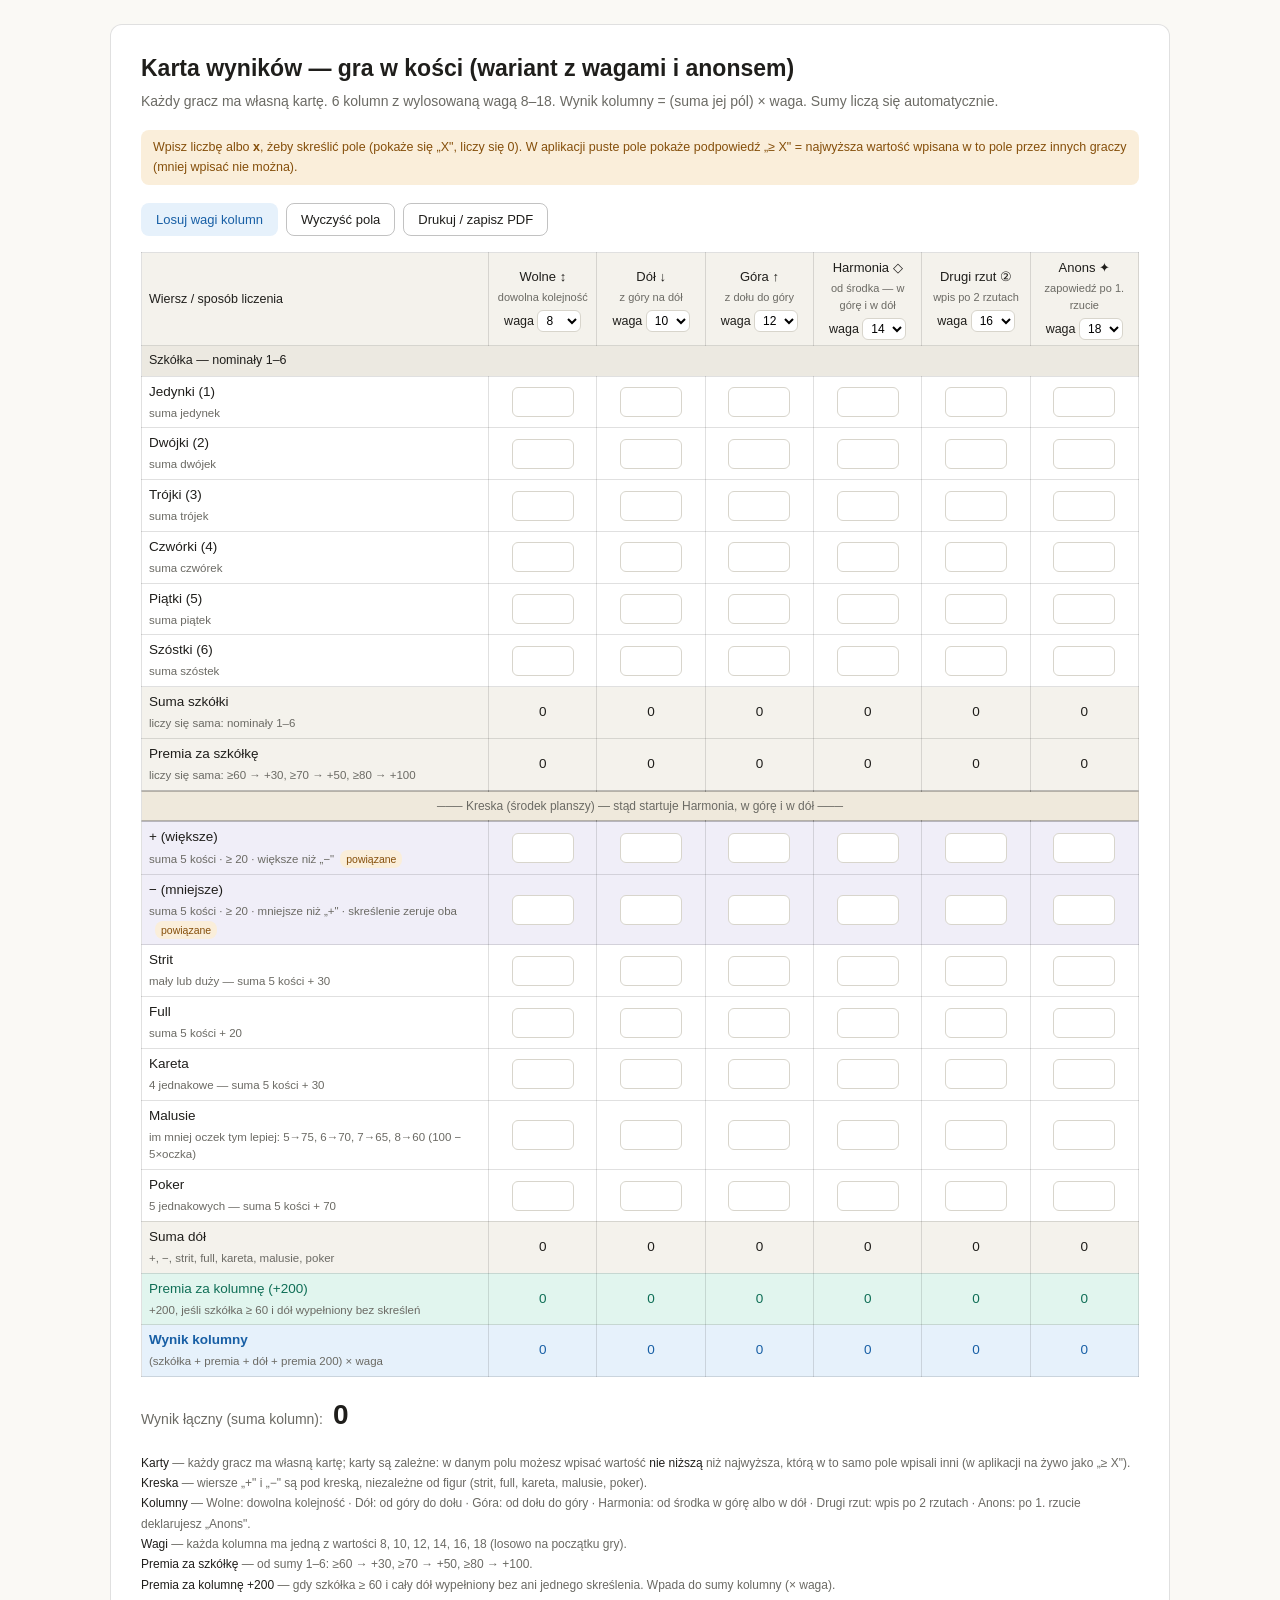
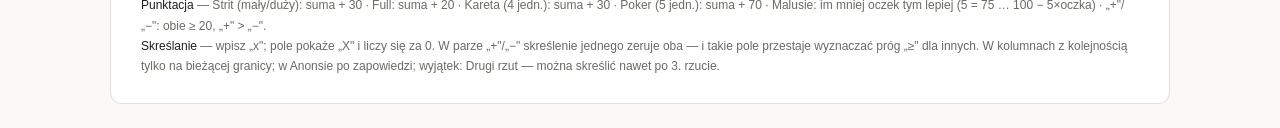
<file: yams-karta-wynikow.html>
<!DOCTYPE html>
<html lang="pl">
<head>
<meta charset="utf-8">
<meta name="viewport" content="width=device-width, initial-scale=1">
<meta name="color-scheme" content="light">
<title>Kości — karta wyników (wariant z wagami i anonsem)</title>
<style>
:root{
  color-scheme: light;
  --bg-primary:#ffffff;
  --bg-secondary:#f4f2ec;
  --bg-tertiary:#ece9e1;
  --bg-info:#e6f1fb;
  --bg-warning:#faeeda;
  --bg-success:#e1f5ee;
  --t-primary:#1f1e1b;
  --t-secondary:#6b6a64;
  --t-tertiary:#9b9a92;
  --t-info:#185fa5;
  --t-warning:#854f0b;
  --t-success:#0f6e56;
  --t-danger:#a32d2d;
  --bd-tertiary:rgba(0,0,0,0.12);
  --bd-secondary:rgba(0,0,0,0.24);
  --r-md:8px;
  --r-lg:12px;
}
*{box-sizing:border-box}
html,body{margin:0}
body{background:#faf9f5;color:var(--t-primary);font-family:"Segoe UI",-apple-system,Roboto,Helvetica,Arial,sans-serif;line-height:1.55;padding:24px 16px}
.page{max-width:1060px;margin:0 auto;background:var(--bg-primary);border:1px solid var(--bd-tertiary);border-radius:var(--r-lg);padding:26px 30px}
h1{font-size:23px;font-weight:600;margin:0 0 4px}
.sub{color:var(--t-secondary);font-size:14px;margin:0 0 18px}
.note{font-size:12.5px;color:var(--t-warning);background:var(--bg-warning);border-radius:var(--r-md);padding:8px 12px;margin:0 0 18px}
.toolbar{display:flex;gap:8px;flex-wrap:wrap;margin:0 0 16px}
.toolbar button{font-family:inherit;font-size:13px;padding:8px 14px;border:0.5px solid var(--bd-secondary);border-radius:var(--r-md);background:transparent;color:var(--t-primary);cursor:pointer}
.toolbar button:hover{background:var(--bg-secondary)}
.toolbar button.primary{background:var(--bg-info);color:var(--t-info);border-color:transparent}
.scroll{overflow-x:auto}
table{border-collapse:collapse;font-size:13.5px;min-width:780px;width:100%}
th,td{border:0.5px solid var(--bd-tertiary);padding:5px 7px;vertical-align:middle}
thead th{background:var(--bg-secondary);font-weight:500;text-align:center;font-size:12.5px}
.colname{font-weight:500;font-size:13px}
.colrule{font-size:11px;color:var(--t-secondary);margin:2px 0 4px}
.fig{width:250px;text-align:left}
.figname{font-weight:500}
.figrule{font-size:11.5px;color:var(--t-secondary);margin-top:2px}
.cinp{width:62px;height:30px;text-align:center;font-size:13px;padding:2px;border:1px solid #d8d5cc;border-radius:6px;background:#fff;color:var(--t-primary);font-family:inherit}
.cinp:focus{outline:none;border-color:#378add;box-shadow:0 0 0 2px rgba(55,138,221,0.25)}
.cinp.crossed{color:var(--t-danger);font-weight:600;border-color:#e0b4b4;background:#fcf2f2}
.cinp::placeholder{color:#bdbab1;font-size:11px}
.wsel{font-family:inherit;font-size:12px;padding:2px 4px;border:1px solid #d8d5cc;border-radius:6px;background:#fff}
td.num,th.num{text-align:center;width:78px}
.tot{background:var(--bg-secondary)}
.tot .figname{font-weight:500}
.bonus{background:var(--bg-success)}
.bonus .figname{font-weight:500;color:var(--t-success)}
.bonus .out{color:var(--t-success)}
.win{background:var(--bg-info)}
.win .figname{font-weight:600;color:var(--t-info)}
.out{display:block;text-align:center;font-weight:500}
.win .out{color:var(--t-info)}
.sectit td{background:var(--bg-tertiary);font-weight:500;font-size:12.5px}
.center td{background:#efe9dc;text-align:center;font-weight:500;font-size:12px;color:var(--t-secondary);border-top:2px solid var(--bd-secondary);border-bottom:2px solid var(--bd-secondary)}
.pair td{background:#f0eef8}
.badge{display:inline-block;font-size:10.5px;padding:1px 6px;border-radius:var(--r-md);background:var(--bg-warning);color:var(--t-warning);margin-left:6px}
.grand{display:flex;align-items:baseline;gap:10px;margin-top:16px}
.grand .lab{font-size:14px;color:var(--t-secondary)}
.grand .val{font-size:28px;font-weight:600}
.legend{margin-top:16px;font-size:12px;color:var(--t-secondary);line-height:1.7}
.legend b{font-weight:500;color:var(--t-primary)}
@media print{body{background:#fff;padding:0}.page{border:none;border-radius:0;max-width:none;padding:0}.toolbar{display:none}}
</style>
</head>
<body>
<div class="page">
  <h1>Karta wyników — gra w kości (wariant z wagami i anonsem)</h1>
  <p class="sub">Każdy gracz ma własną kartę. 6 kolumn z wylosowaną wagą 8–18. Wynik kolumny = (suma jej pól) × waga. Sumy liczą się automatycznie.</p>

  <div class="note">Wpisz liczbę albo <b>x</b>, żeby skreślić pole (pokaże się „X", liczy się 0). W aplikacji puste pole pokaże podpowiedź „≥ X" = najwyższa wartość wpisana w to pole przez innych graczy (mniej wpisać nie można).</div>

  <div class="toolbar">
    <button id="btn-roll" class="primary" type="button">Losuj wagi kolumn</button>
    <button id="btn-clear" type="button">Wyczyść pola</button>
    <button id="btn-print" type="button">Drukuj / zapisz PDF</button>
  </div>

  <div class="scroll">
  <table id="yt">
    <thead>
      <tr>
        <th class="fig">Wiersz / sposób liczenia</th>
        <th class="num"><div class="colname">Wolne ↕</div><div class="colrule">dowolna kolejność</div><label>waga <select class="wsel" data-col="free"></select></label></th>
        <th class="num"><div class="colname">Dół ↓</div><div class="colrule">z góry na dół</div><label>waga <select class="wsel" data-col="down"></select></label></th>
        <th class="num"><div class="colname">Góra ↑</div><div class="colrule">z dołu do góry</div><label>waga <select class="wsel" data-col="up"></select></label></th>
        <th class="num"><div class="colname">Harmonia ◇</div><div class="colrule">od środka — w górę i w dół</div><label>waga <select class="wsel" data-col="harmony"></select></label></th>
        <th class="num"><div class="colname">Drugi rzut ②</div><div class="colrule">wpis po 2 rzutach</div><label>waga <select class="wsel" data-col="second"></select></label></th>
        <th class="num"><div class="colname">Anons ✦</div><div class="colrule">zapowiedź po 1. rzucie</div><label>waga <select class="wsel" data-col="anons"></select></label></th>
      </tr>
    </thead>
    <tbody>
      <tr class="sectit"><td colspan="7">Szkółka — nominały 1–6</td></tr>
      <tr><td class="fig"><span class="figname">Jedynki (1)</span><div class="figrule">suma jedynek</div></td><td class="num"><input class="cinp" type="text" inputmode="numeric" data-col="free" data-sec="upper"></td><td class="num"><input class="cinp" type="text" inputmode="numeric" data-col="down" data-sec="upper"></td><td class="num"><input class="cinp" type="text" inputmode="numeric" data-col="up" data-sec="upper"></td><td class="num"><input class="cinp" type="text" inputmode="numeric" data-col="harmony" data-sec="upper"></td><td class="num"><input class="cinp" type="text" inputmode="numeric" data-col="second" data-sec="upper"></td><td class="num"><input class="cinp" type="text" inputmode="numeric" data-col="anons" data-sec="upper"></td></tr>
      <tr><td class="fig"><span class="figname">Dwójki (2)</span><div class="figrule">suma dwójek</div></td><td class="num"><input class="cinp" type="text" inputmode="numeric" data-col="free" data-sec="upper"></td><td class="num"><input class="cinp" type="text" inputmode="numeric" data-col="down" data-sec="upper"></td><td class="num"><input class="cinp" type="text" inputmode="numeric" data-col="up" data-sec="upper"></td><td class="num"><input class="cinp" type="text" inputmode="numeric" data-col="harmony" data-sec="upper"></td><td class="num"><input class="cinp" type="text" inputmode="numeric" data-col="second" data-sec="upper"></td><td class="num"><input class="cinp" type="text" inputmode="numeric" data-col="anons" data-sec="upper"></td></tr>
      <tr><td class="fig"><span class="figname">Trójki (3)</span><div class="figrule">suma trójek</div></td><td class="num"><input class="cinp" type="text" inputmode="numeric" data-col="free" data-sec="upper"></td><td class="num"><input class="cinp" type="text" inputmode="numeric" data-col="down" data-sec="upper"></td><td class="num"><input class="cinp" type="text" inputmode="numeric" data-col="up" data-sec="upper"></td><td class="num"><input class="cinp" type="text" inputmode="numeric" data-col="harmony" data-sec="upper"></td><td class="num"><input class="cinp" type="text" inputmode="numeric" data-col="second" data-sec="upper"></td><td class="num"><input class="cinp" type="text" inputmode="numeric" data-col="anons" data-sec="upper"></td></tr>
      <tr><td class="fig"><span class="figname">Czwórki (4)</span><div class="figrule">suma czwórek</div></td><td class="num"><input class="cinp" type="text" inputmode="numeric" data-col="free" data-sec="upper"></td><td class="num"><input class="cinp" type="text" inputmode="numeric" data-col="down" data-sec="upper"></td><td class="num"><input class="cinp" type="text" inputmode="numeric" data-col="up" data-sec="upper"></td><td class="num"><input class="cinp" type="text" inputmode="numeric" data-col="harmony" data-sec="upper"></td><td class="num"><input class="cinp" type="text" inputmode="numeric" data-col="second" data-sec="upper"></td><td class="num"><input class="cinp" type="text" inputmode="numeric" data-col="anons" data-sec="upper"></td></tr>
      <tr><td class="fig"><span class="figname">Piątki (5)</span><div class="figrule">suma piątek</div></td><td class="num"><input class="cinp" type="text" inputmode="numeric" data-col="free" data-sec="upper"></td><td class="num"><input class="cinp" type="text" inputmode="numeric" data-col="down" data-sec="upper"></td><td class="num"><input class="cinp" type="text" inputmode="numeric" data-col="up" data-sec="upper"></td><td class="num"><input class="cinp" type="text" inputmode="numeric" data-col="harmony" data-sec="upper"></td><td class="num"><input class="cinp" type="text" inputmode="numeric" data-col="second" data-sec="upper"></td><td class="num"><input class="cinp" type="text" inputmode="numeric" data-col="anons" data-sec="upper"></td></tr>
      <tr><td class="fig"><span class="figname">Szóstki (6)</span><div class="figrule">suma szóstek</div></td><td class="num"><input class="cinp" type="text" inputmode="numeric" data-col="free" data-sec="upper"></td><td class="num"><input class="cinp" type="text" inputmode="numeric" data-col="down" data-sec="upper"></td><td class="num"><input class="cinp" type="text" inputmode="numeric" data-col="up" data-sec="upper"></td><td class="num"><input class="cinp" type="text" inputmode="numeric" data-col="harmony" data-sec="upper"></td><td class="num"><input class="cinp" type="text" inputmode="numeric" data-col="second" data-sec="upper"></td><td class="num"><input class="cinp" type="text" inputmode="numeric" data-col="anons" data-sec="upper"></td></tr>
      <tr class="tot"><td class="fig"><span class="figname">Suma szkółki</span><div class="figrule">liczy się sama: nominały 1–6</div></td><td class="num"><span class="out" data-out data-col="free" data-kind="szkolka">0</span></td><td class="num"><span class="out" data-out data-col="down" data-kind="szkolka">0</span></td><td class="num"><span class="out" data-out data-col="up" data-kind="szkolka">0</span></td><td class="num"><span class="out" data-out data-col="harmony" data-kind="szkolka">0</span></td><td class="num"><span class="out" data-out data-col="second" data-kind="szkolka">0</span></td><td class="num"><span class="out" data-out data-col="anons" data-kind="szkolka">0</span></td></tr>
      <tr class="tot"><td class="fig"><span class="figname">Premia za szkółkę</span><div class="figrule">liczy się sama: ≥60 → +30, ≥70 → +50, ≥80 → +100</div></td><td class="num"><span class="out" data-out data-col="free" data-kind="premia">0</span></td><td class="num"><span class="out" data-out data-col="down" data-kind="premia">0</span></td><td class="num"><span class="out" data-out data-col="up" data-kind="premia">0</span></td><td class="num"><span class="out" data-out data-col="harmony" data-kind="premia">0</span></td><td class="num"><span class="out" data-out data-col="second" data-kind="premia">0</span></td><td class="num"><span class="out" data-out data-col="anons" data-kind="premia">0</span></td></tr>

      <tr class="center"><td colspan="7">─── Kreska (środek planszy) — stąd startuje Harmonia, w górę i w dół ───</td></tr>

      <tr class="pair"><td class="fig"><span class="figname">+ (większe)</span><div class="figrule">suma 5 kości · ≥ 20 · większe niż „−"<span class="badge">powiązane</span></div></td><td class="num"><input class="cinp" type="text" inputmode="numeric" data-col="free" data-sec="lower" data-cat="plus"></td><td class="num"><input class="cinp" type="text" inputmode="numeric" data-col="down" data-sec="lower" data-cat="plus"></td><td class="num"><input class="cinp" type="text" inputmode="numeric" data-col="up" data-sec="lower" data-cat="plus"></td><td class="num"><input class="cinp" type="text" inputmode="numeric" data-col="harmony" data-sec="lower" data-cat="plus"></td><td class="num"><input class="cinp" type="text" inputmode="numeric" data-col="second" data-sec="lower" data-cat="plus"></td><td class="num"><input class="cinp" type="text" inputmode="numeric" data-col="anons" data-sec="lower" data-cat="plus"></td></tr>
      <tr class="pair"><td class="fig"><span class="figname">− (mniejsze)</span><div class="figrule">suma 5 kości · ≥ 20 · mniejsze niż „+" · skreślenie zeruje oba<span class="badge">powiązane</span></div></td><td class="num"><input class="cinp" type="text" inputmode="numeric" data-col="free" data-sec="lower" data-cat="minus"></td><td class="num"><input class="cinp" type="text" inputmode="numeric" data-col="down" data-sec="lower" data-cat="minus"></td><td class="num"><input class="cinp" type="text" inputmode="numeric" data-col="up" data-sec="lower" data-cat="minus"></td><td class="num"><input class="cinp" type="text" inputmode="numeric" data-col="harmony" data-sec="lower" data-cat="minus"></td><td class="num"><input class="cinp" type="text" inputmode="numeric" data-col="second" data-sec="lower" data-cat="minus"></td><td class="num"><input class="cinp" type="text" inputmode="numeric" data-col="anons" data-sec="lower" data-cat="minus"></td></tr>
      <tr><td class="fig"><span class="figname">Strit</span><div class="figrule">mały lub duży — suma 5 kości + 30</div></td><td class="num"><input class="cinp" type="text" inputmode="numeric" data-col="free" data-sec="lower" data-cat="strit"></td><td class="num"><input class="cinp" type="text" inputmode="numeric" data-col="down" data-sec="lower" data-cat="strit"></td><td class="num"><input class="cinp" type="text" inputmode="numeric" data-col="up" data-sec="lower" data-cat="strit"></td><td class="num"><input class="cinp" type="text" inputmode="numeric" data-col="harmony" data-sec="lower" data-cat="strit"></td><td class="num"><input class="cinp" type="text" inputmode="numeric" data-col="second" data-sec="lower" data-cat="strit"></td><td class="num"><input class="cinp" type="text" inputmode="numeric" data-col="anons" data-sec="lower" data-cat="strit"></td></tr>
      <tr><td class="fig"><span class="figname">Full</span><div class="figrule">suma 5 kości + 20</div></td><td class="num"><input class="cinp" type="text" inputmode="numeric" data-col="free" data-sec="lower" data-cat="full"></td><td class="num"><input class="cinp" type="text" inputmode="numeric" data-col="down" data-sec="lower" data-cat="full"></td><td class="num"><input class="cinp" type="text" inputmode="numeric" data-col="up" data-sec="lower" data-cat="full"></td><td class="num"><input class="cinp" type="text" inputmode="numeric" data-col="harmony" data-sec="lower" data-cat="full"></td><td class="num"><input class="cinp" type="text" inputmode="numeric" data-col="second" data-sec="lower" data-cat="full"></td><td class="num"><input class="cinp" type="text" inputmode="numeric" data-col="anons" data-sec="lower" data-cat="full"></td></tr>
      <tr><td class="fig"><span class="figname">Kareta</span><div class="figrule">4 jednakowe — suma 5 kości + 30</div></td><td class="num"><input class="cinp" type="text" inputmode="numeric" data-col="free" data-sec="lower" data-cat="kareta"></td><td class="num"><input class="cinp" type="text" inputmode="numeric" data-col="down" data-sec="lower" data-cat="kareta"></td><td class="num"><input class="cinp" type="text" inputmode="numeric" data-col="up" data-sec="lower" data-cat="kareta"></td><td class="num"><input class="cinp" type="text" inputmode="numeric" data-col="harmony" data-sec="lower" data-cat="kareta"></td><td class="num"><input class="cinp" type="text" inputmode="numeric" data-col="second" data-sec="lower" data-cat="kareta"></td><td class="num"><input class="cinp" type="text" inputmode="numeric" data-col="anons" data-sec="lower" data-cat="kareta"></td></tr>
      <tr><td class="fig"><span class="figname">Malusie</span><div class="figrule">im mniej oczek tym lepiej: 5→75, 6→70, 7→65, 8→60 (100 − 5×oczka)</div></td><td class="num"><input class="cinp" type="text" inputmode="numeric" data-col="free" data-sec="lower" data-cat="malusie"></td><td class="num"><input class="cinp" type="text" inputmode="numeric" data-col="down" data-sec="lower" data-cat="malusie"></td><td class="num"><input class="cinp" type="text" inputmode="numeric" data-col="up" data-sec="lower" data-cat="malusie"></td><td class="num"><input class="cinp" type="text" inputmode="numeric" data-col="harmony" data-sec="lower" data-cat="malusie"></td><td class="num"><input class="cinp" type="text" inputmode="numeric" data-col="second" data-sec="lower" data-cat="malusie"></td><td class="num"><input class="cinp" type="text" inputmode="numeric" data-col="anons" data-sec="lower" data-cat="malusie"></td></tr>
      <tr><td class="fig"><span class="figname">Poker</span><div class="figrule">5 jednakowych — suma 5 kości + 70</div></td><td class="num"><input class="cinp" type="text" inputmode="numeric" data-col="free" data-sec="lower" data-cat="poker"></td><td class="num"><input class="cinp" type="text" inputmode="numeric" data-col="down" data-sec="lower" data-cat="poker"></td><td class="num"><input class="cinp" type="text" inputmode="numeric" data-col="up" data-sec="lower" data-cat="poker"></td><td class="num"><input class="cinp" type="text" inputmode="numeric" data-col="harmony" data-sec="lower" data-cat="poker"></td><td class="num"><input class="cinp" type="text" inputmode="numeric" data-col="second" data-sec="lower" data-cat="poker"></td><td class="num"><input class="cinp" type="text" inputmode="numeric" data-col="anons" data-sec="lower" data-cat="poker"></td></tr>

      <tr class="tot"><td class="fig"><span class="figname">Suma dół</span><div class="figrule">+, −, strit, full, kareta, malusie, poker</div></td><td class="num"><span class="out" data-out data-col="free" data-kind="dolsum">0</span></td><td class="num"><span class="out" data-out data-col="down" data-kind="dolsum">0</span></td><td class="num"><span class="out" data-out data-col="up" data-kind="dolsum">0</span></td><td class="num"><span class="out" data-out data-col="harmony" data-kind="dolsum">0</span></td><td class="num"><span class="out" data-out data-col="second" data-kind="dolsum">0</span></td><td class="num"><span class="out" data-out data-col="anons" data-kind="dolsum">0</span></td></tr>
      <tr class="bonus"><td class="fig"><span class="figname">Premia za kolumnę (+200)</span><div class="figrule">+200, jeśli szkółka ≥ 60 i dół wypełniony bez skreśleń</div></td><td class="num"><span class="out" data-out data-col="free" data-kind="premia200">0</span></td><td class="num"><span class="out" data-out data-col="down" data-kind="premia200">0</span></td><td class="num"><span class="out" data-out data-col="up" data-kind="premia200">0</span></td><td class="num"><span class="out" data-out data-col="harmony" data-kind="premia200">0</span></td><td class="num"><span class="out" data-out data-col="second" data-kind="premia200">0</span></td><td class="num"><span class="out" data-out data-col="anons" data-kind="premia200">0</span></td></tr>
      <tr class="win"><td class="fig"><span class="figname">Wynik kolumny</span><div class="figrule">(szkółka + premia + dół + premia 200) × waga</div></td><td class="num"><span class="out" data-out data-col="free" data-kind="wynik">0</span></td><td class="num"><span class="out" data-out data-col="down" data-kind="wynik">0</span></td><td class="num"><span class="out" data-out data-col="up" data-kind="wynik">0</span></td><td class="num"><span class="out" data-out data-col="harmony" data-kind="wynik">0</span></td><td class="num"><span class="out" data-out data-col="second" data-kind="wynik">0</span></td><td class="num"><span class="out" data-out data-col="anons" data-kind="wynik">0</span></td></tr>
    </tbody>
  </table>
  </div>

  <div class="grand"><span class="lab">Wynik łączny (suma kolumn):</span><span class="val" id="grand">0</span></div>

  <div class="legend">
    <b>Karty</b> — każdy gracz ma własną kartę; karty są zależne: w danym polu możesz wpisać wartość <b>nie niższą</b> niż najwyższa, którą w to samo pole wpisali inni (w aplikacji na żywo jako „≥ X").<br>
    <b>Kreska</b> — wiersze „+" i „−" są pod kreską, niezależne od figur (strit, full, kareta, malusie, poker).<br>
    <b>Kolumny</b> — Wolne: dowolna kolejność · Dół: od góry do dołu · Góra: od dołu do góry · Harmonia: od środka w górę albo w dół · Drugi rzut: wpis po 2 rzutach · Anons: po 1. rzucie deklarujesz „Anons".<br>
    <b>Wagi</b> — każda kolumna ma jedną z wartości 8, 10, 12, 14, 16, 18 (losowo na początku gry).<br>
    <b>Premia za szkółkę</b> — od sumy 1–6: ≥60 → +30, ≥70 → +50, ≥80 → +100.<br>
    <b>Premia za kolumnę +200</b> — gdy szkółka ≥ 60 i cały dół wypełniony bez ani jednego skreślenia. Wpada do sumy kolumny (× waga).<br>
    <b>Punktacja</b> — Strit (mały/duży): suma + 30 · Full: suma + 20 · Kareta (4 jedn.): suma + 30 · Poker (5 jedn.): suma + 70 · Malusie: im mniej oczek tym lepiej (5 = 75 … 100 − 5×oczka) · „+"/„−": obie ≥ 20, „+" &gt; „−".<br>
    <b>Skreślanie</b> — wpisz „x"; pole pokaże „X" i liczy się za 0. W parze „+"/„−" skreślenie jednego zeruje oba — i takie pole przestaje wyznaczać próg „≥" dla innych. W kolumnach z kolejnością tylko na bieżącej granicy; w Anonsie po zapowiedzi; wyjątek: Drugi rzut — można skreślić nawet po 3. rzucie.
  </div>
</div>

<script>
(function(){
  var COLS=['free','down','up','harmony','second','anons'];
  var WEIGHTS=[8,10,12,14,16,18];
  var table=document.getElementById('yt');
  function isCross(v){return /^\s*[xX]\s*$/.test(v||'')}
  function isEmpty(v){return !/\S/.test(v||'')}
  function num(v){if(isCross(v))return 0;var n=parseFloat(v);return isFinite(n)?n:0}
  function fillSelects(){
    document.querySelectorAll('select.wsel').forEach(function(s,idx){
      s.innerHTML='';
      WEIGHTS.forEach(function(w){var o=document.createElement('option');o.value=w;o.textContent=w;s.appendChild(o)});
      s.value=WEIGHTS[idx];
    });
  }
  function weightOf(col){var s=document.querySelector('select.wsel[data-col="'+col+'"]');return s?num(s.value):0}
  function bonus(u){return u>=80?100:(u>=70?50:(u>=60?30:0))}
  function lowerCleanComplete(col){
    var inps=document.querySelectorAll('input[data-col="'+col+'"][data-sec="lower"]');
    if(!inps.length)return false;
    for(var k=0;k<inps.length;k++){var v=inps[k].value;if(isCross(v)||isEmpty(v))return false}
    return true;
  }
  function setOut(col,kind,val){var e=document.querySelector('[data-out][data-col="'+col+'"][data-kind="'+kind+'"]');if(e)e.textContent=Math.round(val)}
  function recompute(){
    var grand=0;
    COLS.forEach(function(col){
      var up=0;
      document.querySelectorAll('input[data-col="'+col+'"][data-sec="upper"]').forEach(function(i){up+=num(i.value)});
      var dol=0;
      document.querySelectorAll('input[data-col="'+col+'"][data-sec="lower"]').forEach(function(i){dol+=num(i.value)});
      var pr=bonus(up);
      var p200=(up>=60&&lowerCleanComplete(col))?200:0;
      var wynik=(up+pr+dol+p200)*weightOf(col);
      setOut(col,'szkolka',up);setOut(col,'premia',pr);setOut(col,'dolsum',dol);setOut(col,'premia200',p200);setOut(col,'wynik',wynik);
      grand+=wynik;
    });
    document.getElementById('grand').textContent=Math.round(grand);
  }
  function shuffleWeights(){
    var a=WEIGHTS.slice();
    for(var i=a.length-1;i>0;i--){var j=Math.floor(Math.random()*(i+1));var t=a[i];a[i]=a[j];a[j]=t}
    COLS.forEach(function(col,idx){var s=document.querySelector('select.wsel[data-col="'+col+'"]');if(s)s.value=a[idx]});
    recompute();
  }
  fillSelects();
  table.addEventListener('input',function(e){
    var el=e.target;
    if(el&&el.classList&&el.classList.contains('cinp')){
      if(isCross(el.value)){el.value='X';el.classList.add('crossed')}
      else{el.classList.remove('crossed')}
    }
    recompute();
  });
  document.querySelectorAll('select.wsel').forEach(function(s){s.addEventListener('change',recompute)});
  document.getElementById('btn-roll').addEventListener('click',shuffleWeights);
  document.getElementById('btn-clear').addEventListener('click',function(){table.querySelectorAll('input.cinp').forEach(function(i){i.value='';i.classList.remove('crossed')});recompute()});
  document.getElementById('btn-print').addEventListener('click',function(){window.print()});
  recompute();
})();
</script>
</body>
</html>
</file>
